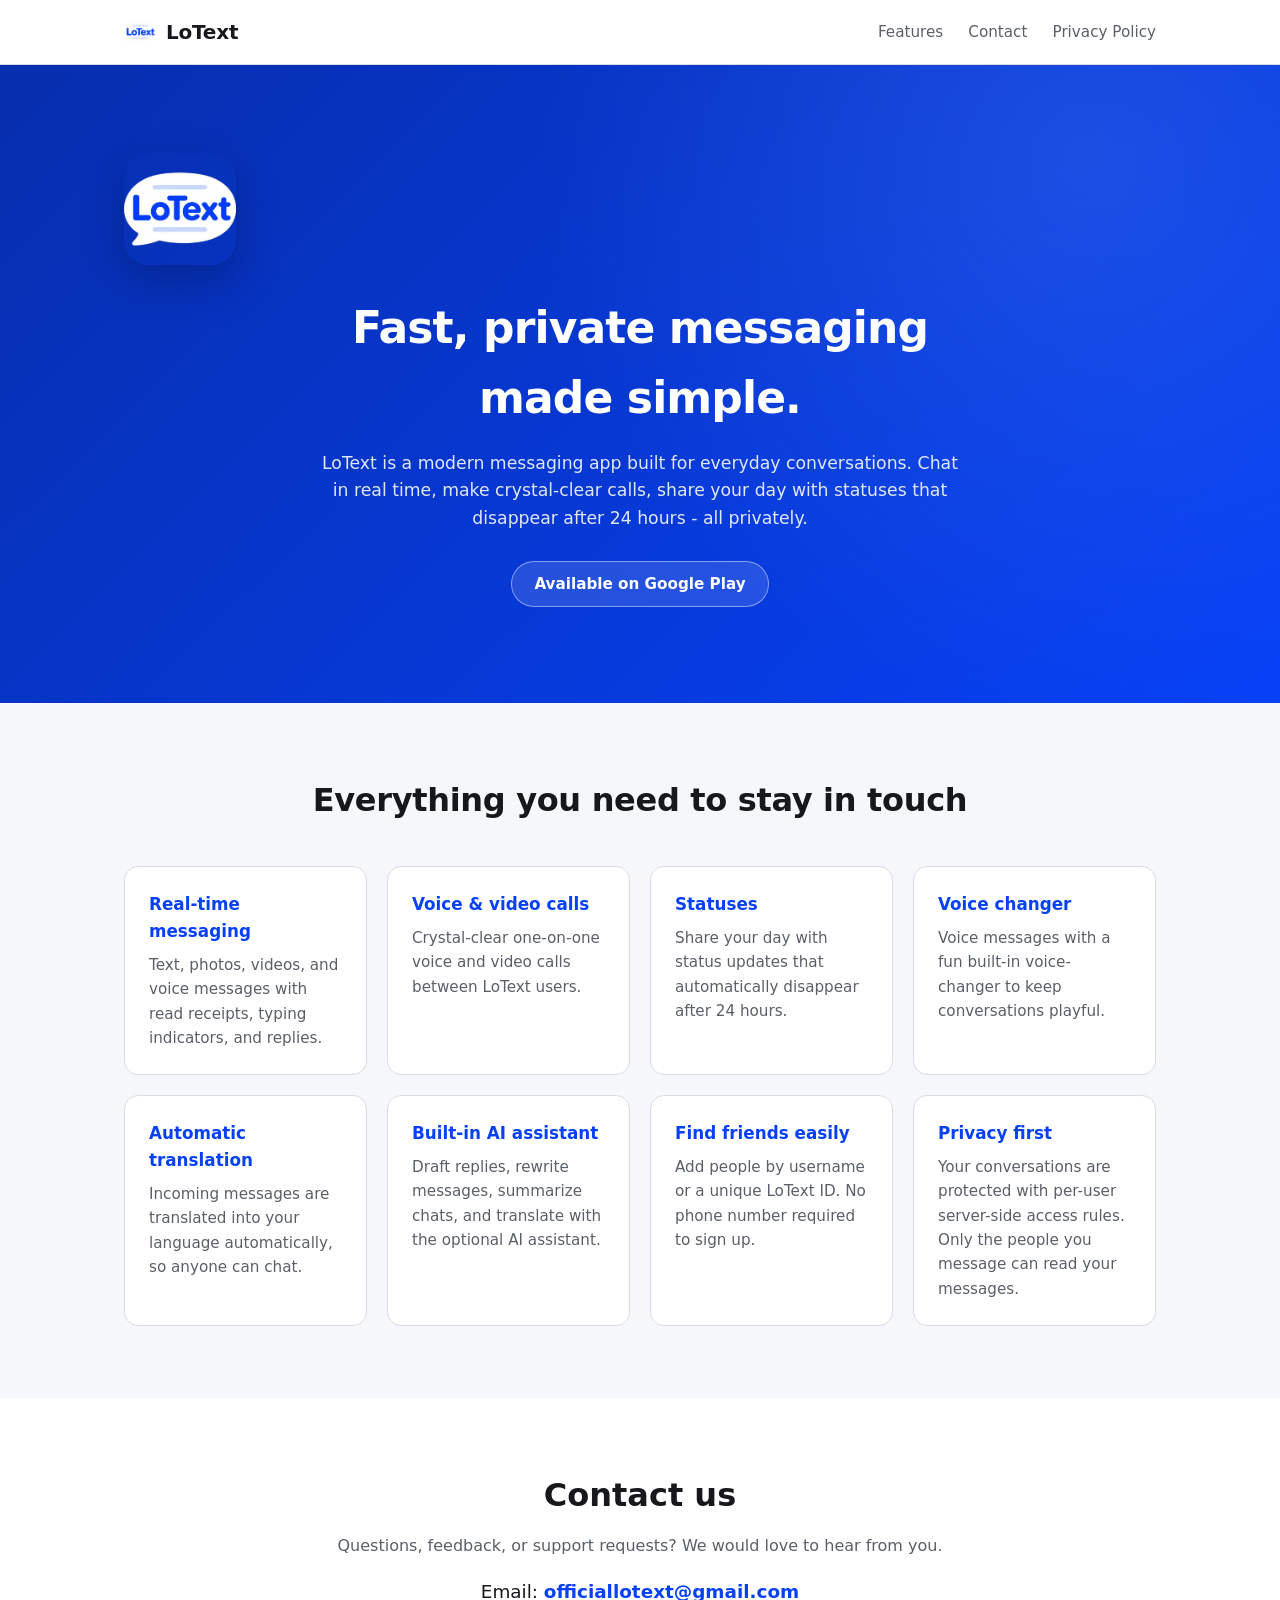
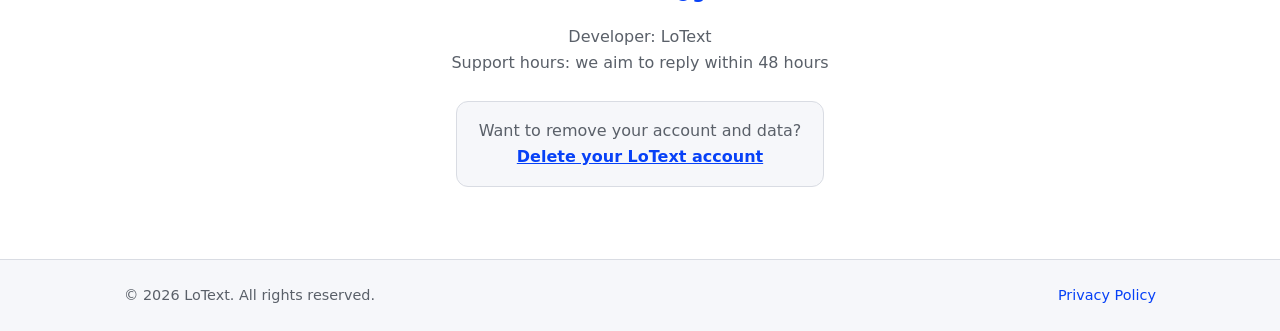
<file: index.html>
<!DOCTYPE html>
<html lang="en">
<head>
  <meta charset="UTF-8">
  <meta name="viewport" content="width=device-width, initial-scale=1.0">
  <title>LoText - Fast, private messaging</title>
  <meta name="description" content="LoText is a modern messaging app: real-time chat, voice and video calls, 24-hour statuses, automatic translation, and a built-in AI assistant.">
  <link rel="icon" type="image/png" href="assets/logo.png">
  <link rel="stylesheet" href="style.css">
</head>
<body>
  <header class="site-header">
    <div class="container header-inner">
      <a class="brand" href="index.html">
        <img src="assets/logo.png" alt="LoText logo" class="brand-logo">
        <span class="brand-name">LoText</span>
      </a>
      <nav class="nav">
        <a href="#features">Features</a>
        <a href="#contact">Contact</a>
        <a href="privacy.html">Privacy Policy</a>
      </nav>
    </div>
  </header>

  <main>
    <section class="hero">
      <div class="container hero-inner">
        <img src="assets/logo.png" alt="LoText app icon" class="hero-logo">
        <h1>Fast, private messaging made simple.</h1>
        <p class="lead">
          LoText is a modern messaging app built for everyday conversations.
          Chat in real time, make crystal-clear calls, share your day with
          statuses that disappear after 24 hours - all privately.
        </p>
        <p class="availability">Available on Google Play</p>
      </div>
    </section>

    <section id="features" class="features">
      <div class="container">
        <h2>Everything you need to stay in touch</h2>
        <div class="feature-grid">
          <div class="feature-card">
            <h3>Real-time messaging</h3>
            <p>Text, photos, videos, and voice messages with read receipts, typing indicators, and replies.</p>
          </div>
          <div class="feature-card">
            <h3>Voice &amp; video calls</h3>
            <p>Crystal-clear one-on-one voice and video calls between LoText users.</p>
          </div>
          <div class="feature-card">
            <h3>Statuses</h3>
            <p>Share your day with status updates that automatically disappear after 24 hours.</p>
          </div>
          <div class="feature-card">
            <h3>Voice changer</h3>
            <p>Voice messages with a fun built-in voice-changer to keep conversations playful.</p>
          </div>
          <div class="feature-card">
            <h3>Automatic translation</h3>
            <p>Incoming messages are translated into your language automatically, so anyone can chat.</p>
          </div>
          <div class="feature-card">
            <h3>Built-in AI assistant</h3>
            <p>Draft replies, rewrite messages, summarize chats, and translate with the optional AI assistant.</p>
          </div>
          <div class="feature-card">
            <h3>Find friends easily</h3>
            <p>Add people by username or a unique LoText ID. No phone number required to sign up.</p>
          </div>
          <div class="feature-card">
            <h3>Privacy first</h3>
            <p>Your conversations are protected with per-user server-side access rules. Only the people you message can read your messages.</p>
          </div>
        </div>
      </div>
    </section>

    <section id="contact" class="contact">
      <div class="container contact-inner">
        <h2>Contact us</h2>
        <p>
          Questions, feedback, or support requests? We would love to hear from you.
        </p>
        <p class="contact-email">
          Email:
          <a href="mailto:officiallotext@gmail.com">officiallotext@gmail.com</a>
        </p>
        <p>
          Developer: LoText<br>
          Support hours: we aim to reply within 48 hours
        </p>
        <p class="delete-link">
          Want to remove your account and data?<br>
          <a href="delete-account.html">Delete your LoText account</a>
        </p>
      </div>
    </section>
  </main>

  <footer class="site-footer">
    <div class="container footer-inner">
      <span>&copy; 2026 LoText. All rights reserved.</span>
      <span><a href="privacy.html">Privacy Policy</a></span>
    </div>
  </footer>
</body>
</html>
</file>
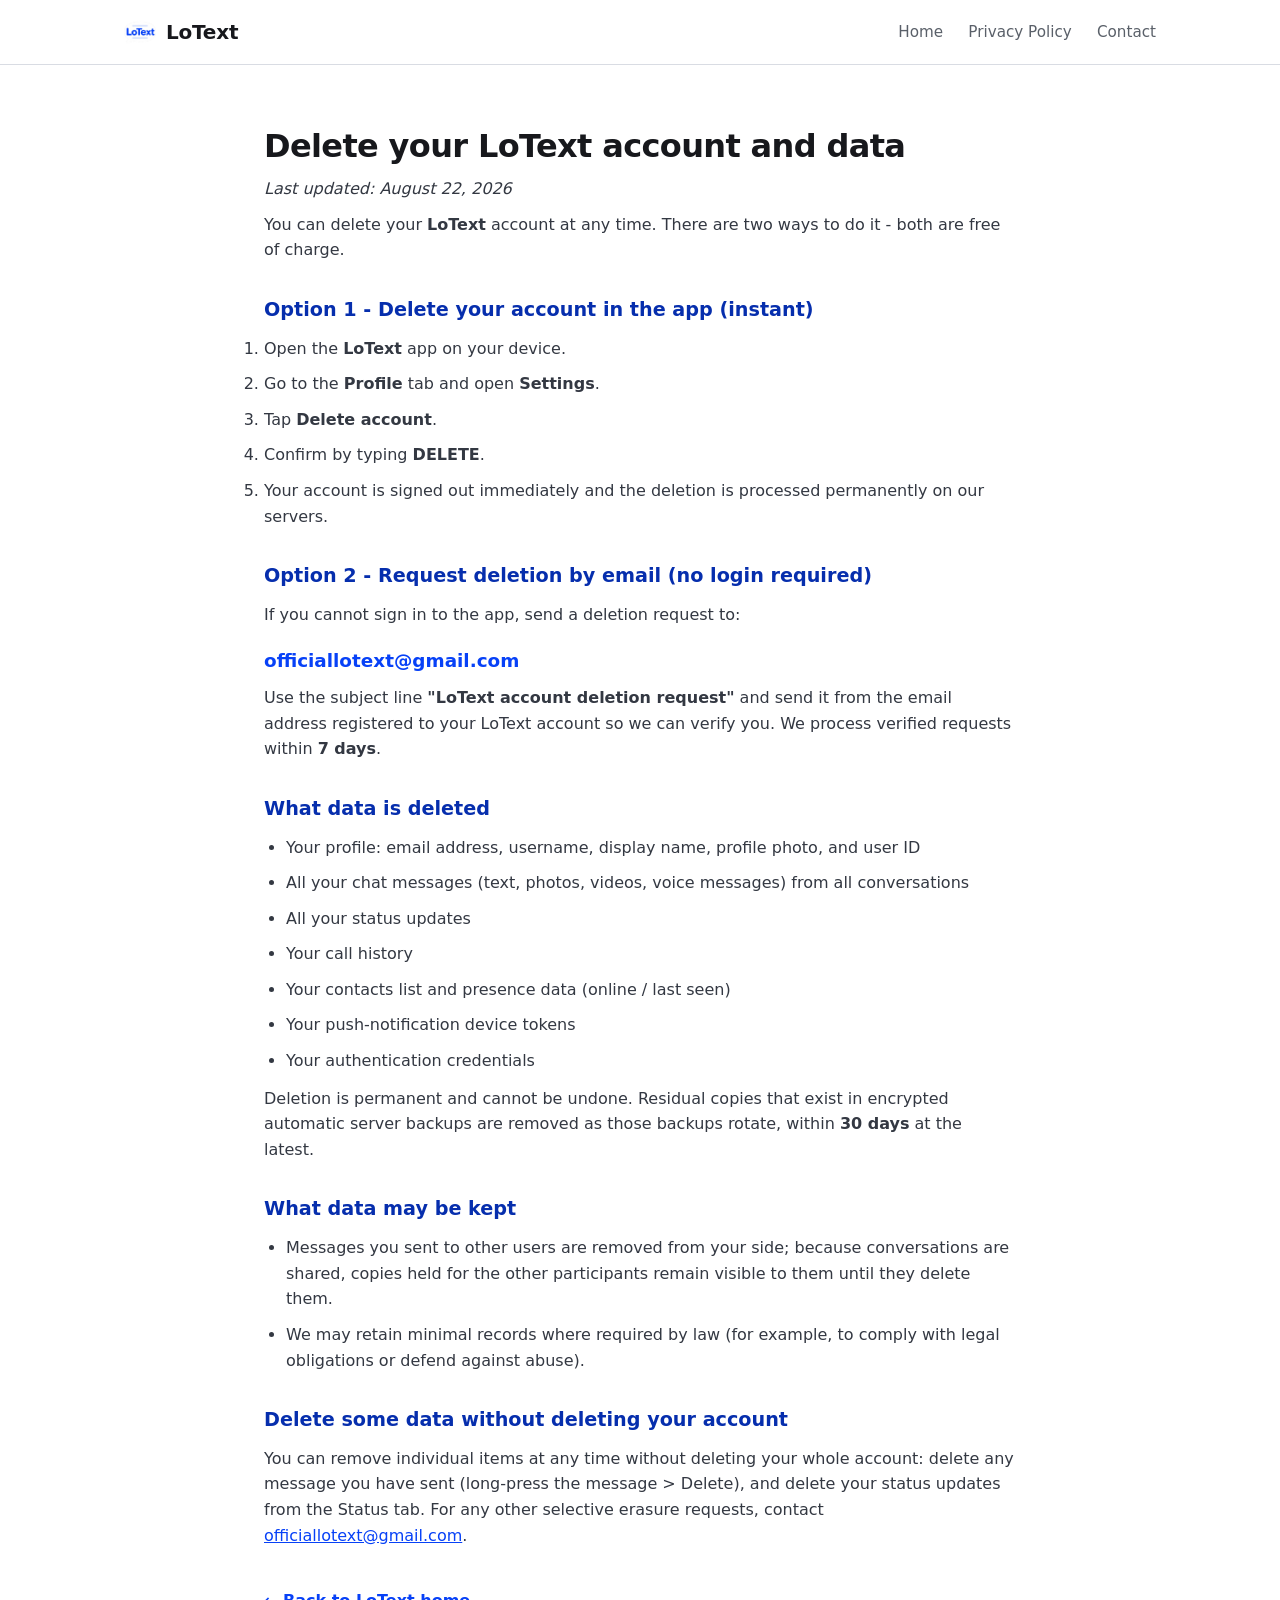
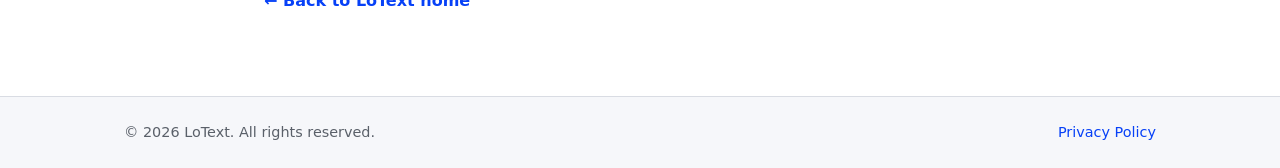
<file: delete-account.html>
<!DOCTYPE html>
<html lang="en">
<head>
  <meta charset="UTF-8">
  <meta name="viewport" content="width=device-width, initial-scale=1.0">
  <title>Delete your LoText account and data</title>
  <meta name="description" content="How to delete your LoText account and associated data: delete instantly in the app, or request deletion by email.">
  <link rel="icon" type="image/png" href="assets/logo.png">
  <link rel="stylesheet" href="style.css">
</head>
<body>
  <header class="site-header">
    <div class="container header-inner">
      <a class="brand" href="index.html">
        <img src="assets/logo.png" alt="LoText logo" class="brand-logo">
        <span class="brand-name">LoText</span>
      </a>
      <nav class="nav">
        <a href="index.html">Home</a>
        <a href="privacy.html">Privacy Policy</a>
        <a href="index.html#contact">Contact</a>
      </nav>
    </div>
  </header>

  <main class="container policy">
    <h1>Delete your LoText account and data</h1>
    <p class="policy-updated">Last updated: August 22, 2026</p>

    <p>
      You can delete your <strong>LoText</strong> account at any time. There are two
      ways to do it - both are free of charge.
    </p>

    <h2>Option 1 - Delete your account in the app (instant)</h2>
    <ol>
      <li>Open the <strong>LoText</strong> app on your device.</li>
      <li>Go to the <strong>Profile</strong> tab and open <strong>Settings</strong>.</li>
      <li>Tap <strong>Delete account</strong>.</li>
      <li>Confirm by typing <strong>DELETE</strong>.</li>
      <li>Your account is signed out immediately and the deletion is processed
        permanently on our servers.</li>
    </ol>

    <h2>Option 2 - Request deletion by email (no login required)</h2>
    <p>If you cannot sign in to the app, send a deletion request to:</p>
    <p class="contact-email">
      <a href="mailto:officiallotext@gmail.com?subject=LoText%20account%20deletion%20request">officiallotext@gmail.com</a>
    </p>
    <p>
      Use the subject line <strong>"LoText account deletion request"</strong> and send
      it from the email address registered to your LoText account so we can verify
      you. We process verified requests within <strong>7 days</strong>.
    </p>

    <h2>What data is deleted</h2>
    <ul>
      <li>Your profile: email address, username, display name, profile photo, and user ID</li>
      <li>All your chat messages (text, photos, videos, voice messages) from all conversations</li>
      <li>All your status updates</li>
      <li>Your call history</li>
      <li>Your contacts list and presence data (online / last seen)</li>
      <li>Your push-notification device tokens</li>
      <li>Your authentication credentials</li>
    </ul>
    <p>
      Deletion is permanent and cannot be undone. Residual copies that exist in
      encrypted automatic server backups are removed as those backups rotate,
      within <strong>30 days</strong> at the latest.
    </p>

    <h2>What data may be kept</h2>
    <ul>
      <li>Messages you sent to other users are removed from your side; because
        conversations are shared, copies held for the other participants remain
        visible to them until they delete them.</li>
      <li>We may retain minimal records where required by law (for example, to
        comply with legal obligations or defend against abuse).</li>
    </ul>

    <h2>Delete some data without deleting your account</h2>
    <p>
      You can remove individual items at any time without deleting your whole
      account: delete any message you have sent (long-press the message &gt;
      Delete), and delete your status updates from the Status tab. For any other
      selective erasure requests, contact
      <a href="mailto:officiallotext@gmail.com">officiallotext@gmail.com</a>.
    </p>

    <p class="back-link"><a href="index.html">&larr; Back to LoText home</a></p>
  </main>

  <footer class="site-footer">
    <div class="container footer-inner">
      <span>&copy; 2026 LoText. All rights reserved.</span>
      <span><a href="privacy.html">Privacy Policy</a></span>
    </div>
  </footer>
</body>
</html>
</file>
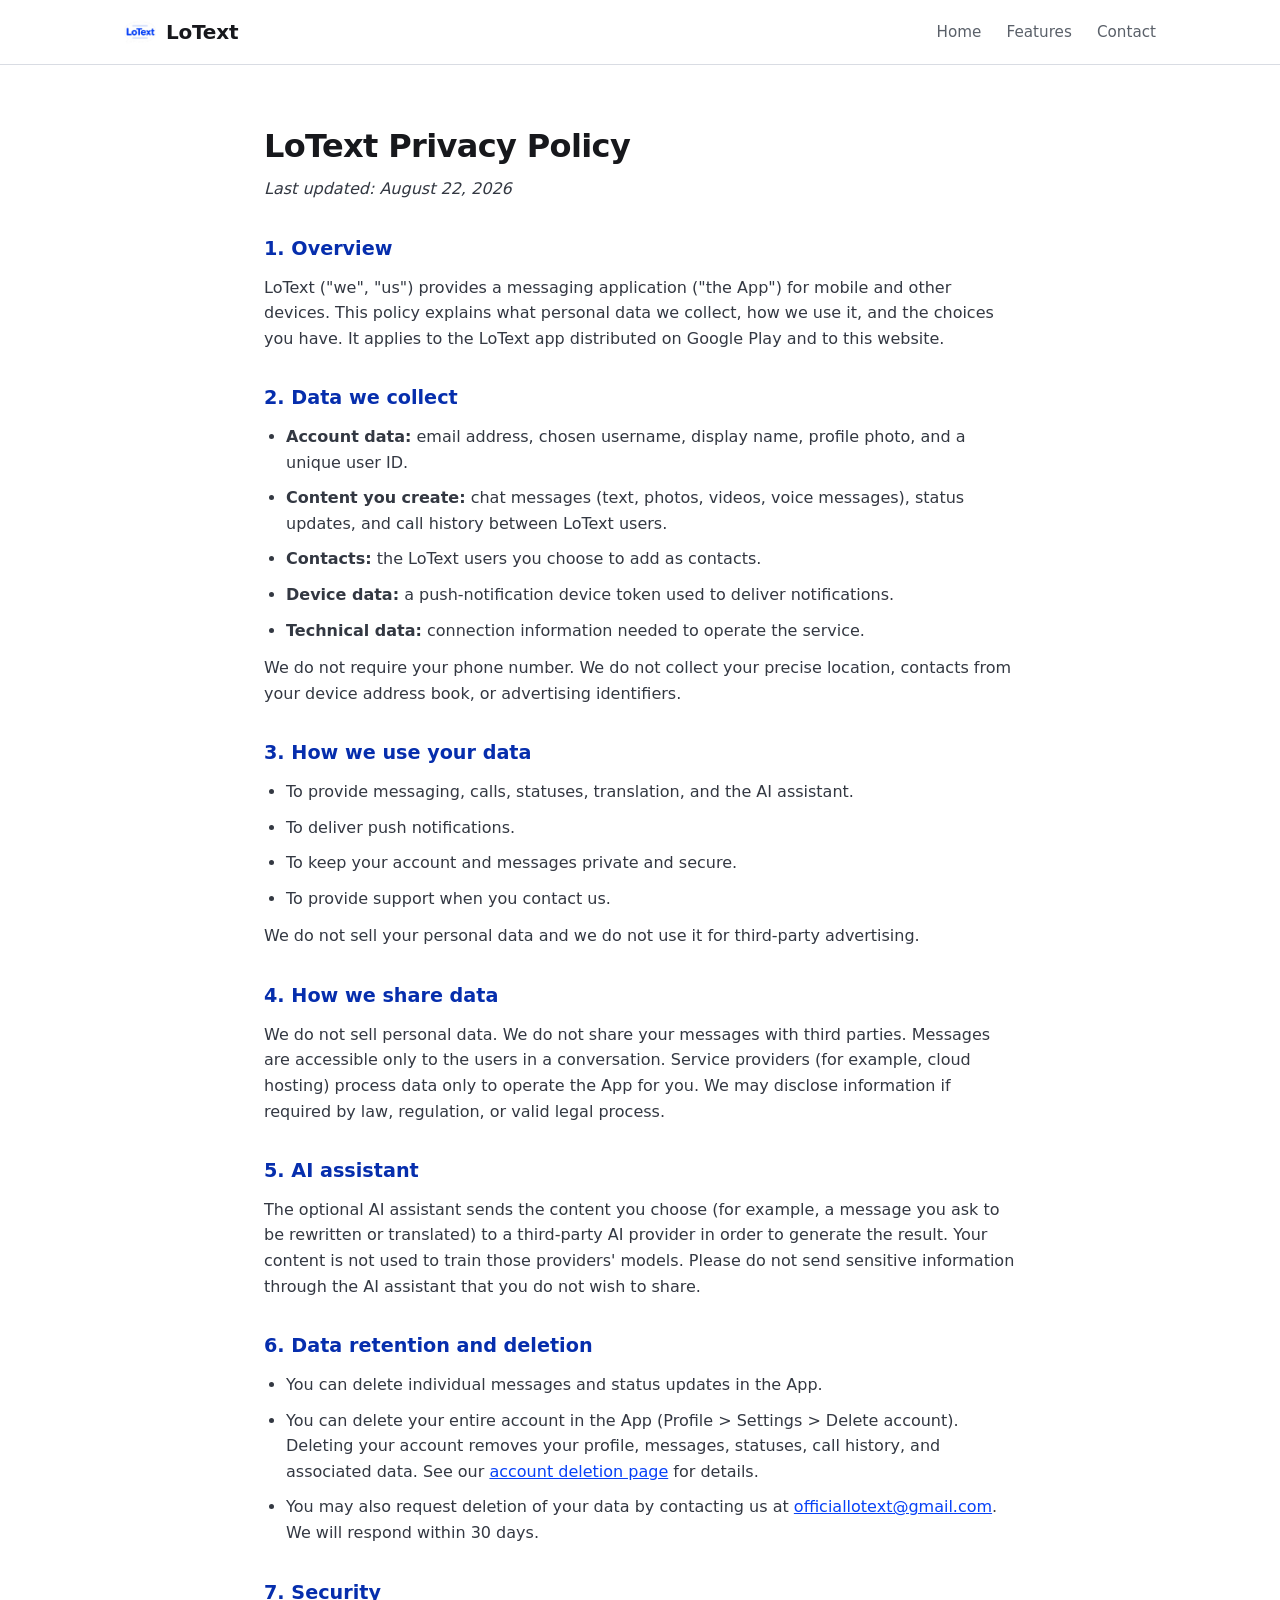
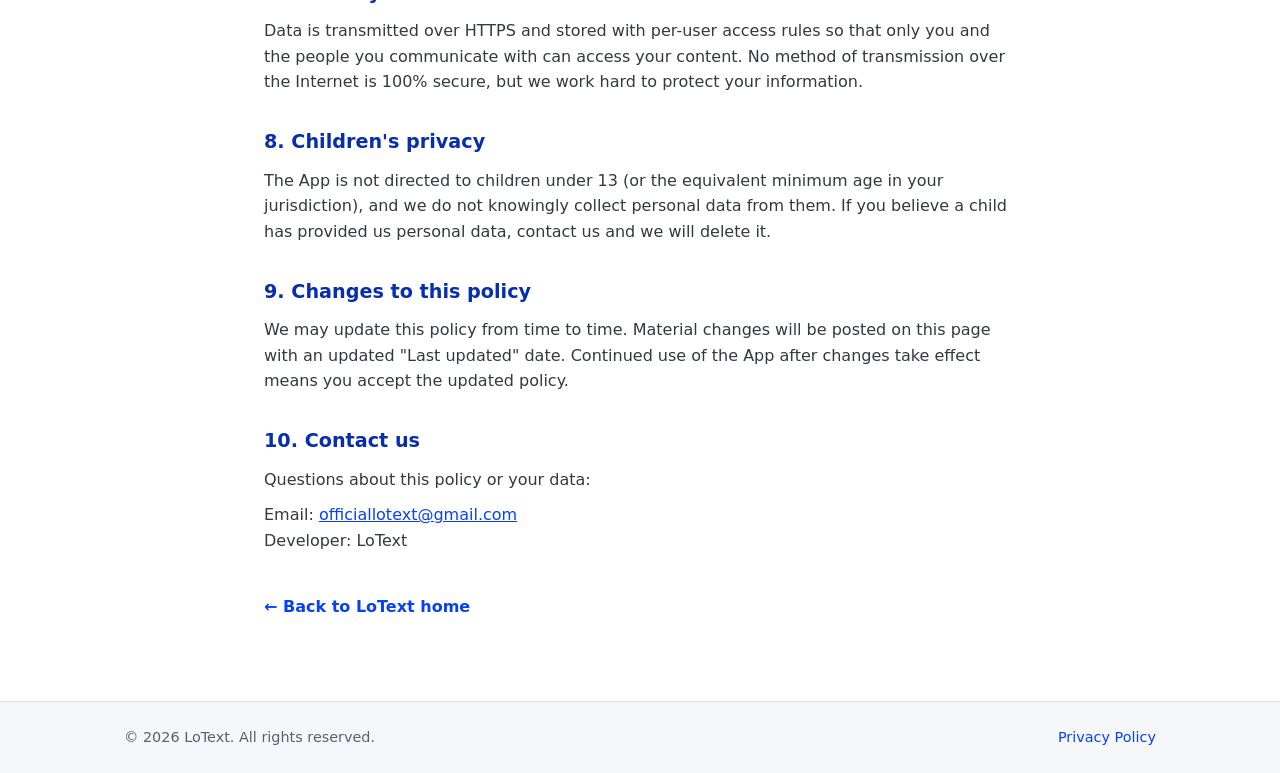
<file: privacy.html>
<!DOCTYPE html>
<html lang="en">
<head>
  <meta charset="UTF-8">
  <meta name="viewport" content="width=device-width, initial-scale=1.0">
  <title>Privacy Policy - LoText</title>
  <meta name="description" content="LoText Privacy Policy: what data the LoText messaging app collects, how it is used, and how you can control or delete it.">
  <link rel="icon" type="image/png" href="assets/logo.png">
  <link rel="stylesheet" href="style.css">
</head>
<body>
  <header class="site-header">
    <div class="container header-inner">
      <a class="brand" href="index.html">
        <img src="assets/logo.png" alt="LoText logo" class="brand-logo">
        <span class="brand-name">LoText</span>
      </a>
      <nav class="nav">
        <a href="index.html">Home</a>
        <a href="index.html#features">Features</a>
        <a href="index.html#contact">Contact</a>
      </nav>
    </div>
  </header>

  <main class="container policy">
    <h1>LoText Privacy Policy</h1>
    <p class="policy-updated">Last updated: August 22, 2026</p>

    <h2>1. Overview</h2>
    <p>
      LoText ("we", "us") provides a messaging application ("the App") for
      mobile and other devices. This policy explains what personal data we
      collect, how we use it, and the choices you have. It applies to the
      LoText app distributed on Google Play and to this website.
    </p>

    <h2>2. Data we collect</h2>
    <ul>
      <li><strong>Account data:</strong> email address, chosen username, display name, profile photo, and a unique user ID.</li>
      <li><strong>Content you create:</strong> chat messages (text, photos, videos, voice messages), status updates, and call history between LoText users.</li>
      <li><strong>Contacts:</strong> the LoText users you choose to add as contacts.</li>
      <li><strong>Device data:</strong> a push-notification device token used to deliver notifications.</li>
      <li><strong>Technical data:</strong> connection information needed to operate the service.</li>
    </ul>
    <p>We do not require your phone number. We do not collect your precise location, contacts from your device address book, or advertising identifiers.</p>

    <h2>3. How we use your data</h2>
    <ul>
      <li>To provide messaging, calls, statuses, translation, and the AI assistant.</li>
      <li>To deliver push notifications.</li>
      <li>To keep your account and messages private and secure.</li>
      <li>To provide support when you contact us.</li>
    </ul>
    <p>We do not sell your personal data and we do not use it for third-party advertising.</p>

    <h2>4. How we share data</h2>
    <p>
      We do not sell personal data. We do not share your messages with third
      parties. Messages are accessible only to the users in a conversation.
      Service providers (for example, cloud hosting) process data only to
      operate the App for you. We may disclose information if required by law,
      regulation, or valid legal process.
    </p>

    <h2>5. AI assistant</h2>
    <p>
      The optional AI assistant sends the content you choose (for example, a
      message you ask to be rewritten or translated) to a third-party AI
      provider in order to generate the result. Your content is not used to
      train those providers' models. Please do not send sensitive information
      through the AI assistant that you do not wish to share.
    </p>

    <h2>6. Data retention and deletion</h2>
    <ul>
      <li>You can delete individual messages and status updates in the App.</li>
      <li>You can delete your entire account in the App (Profile &gt; Settings &gt; Delete account). Deleting your account removes your profile, messages, statuses, call history, and associated data. See our
        <a href="delete-account.html">account deletion page</a> for details.</li>
      <li>You may also request deletion of your data by contacting us at
        <a href="mailto:officiallotext@gmail.com">officiallotext@gmail.com</a>.
        We will respond within 30 days.</li>
    </ul>

    <h2>7. Security</h2>
    <p>
      Data is transmitted over HTTPS and stored with per-user access rules so
      that only you and the people you communicate with can access your
      content. No method of transmission over the Internet is 100% secure, but
      we work hard to protect your information.
    </p>

    <h2>8. Children's privacy</h2>
    <p>
      The App is not directed to children under 13 (or the equivalent minimum
      age in your jurisdiction), and we do not knowingly collect personal data
      from them. If you believe a child has provided us personal data, contact
      us and we will delete it.
    </p>

    <h2>9. Changes to this policy</h2>
    <p>
      We may update this policy from time to time. Material changes will be
      posted on this page with an updated "Last updated" date. Continued use of
      the App after changes take effect means you accept the updated policy.
    </p>

    <h2>10. Contact us</h2>
    <p>
      Questions about this policy or your data:
    </p>
    <p>
      Email:
      <a href="mailto:officiallotext@gmail.com">officiallotext@gmail.com</a><br>
      Developer: LoText
    </p>

    <p class="back-link"><a href="index.html">&larr; Back to LoText home</a></p>
  </main>

  <footer class="site-footer">
    <div class="container footer-inner">
      <span>&copy; 2026 LoText. All rights reserved.</span>
      <span><a href="privacy.html">Privacy Policy</a></span>
    </div>
  </footer>
</body>
</html>
</file>
<file: style.css>
:root {
  --brand: #0741f7;
  --brand-deep: #062ead;
  --brand-soft: #5b8dff;
  --dark: #0c0e12;
  --surface: #15181e;
  --text: #17181c;
  --text-muted: #5a6069;
  --light-bg: #f6f7fa;
  --border: #d9dce3;
}

* {
  margin: 0;
  padding: 0;
  box-sizing: border-box;
}

body {
  font-family: "Segoe UI", system-ui, -apple-system, Roboto, Arial, sans-serif;
  color: var(--text);
  background: #ffffff;
  line-height: 1.6;
}

.container {
  max-width: 1080px;
  margin: 0 auto;
  padding: 0 24px;
}

/* Header */
.site-header {
  position: sticky;
  top: 0;
  z-index: 10;
  background: rgba(255, 255, 255, 0.92);
  backdrop-filter: blur(8px);
  border-bottom: 1px solid var(--border);
}

.header-inner {
  display: flex;
  align-items: center;
  justify-content: space-between;
  height: 64px;
}

.brand {
  display: flex;
  align-items: center;
  gap: 10px;
  text-decoration: none;
  color: var(--text);
}

.brand-logo,
.hero-logo {
  border-radius: 22%;
  display: block;
}

.brand-logo {
  width: 32px;
  height: 32px;
}

.brand-name {
  font-size: 1.25rem;
  font-weight: 700;
  letter-spacing: -0.01em;
}

.nav a {
  margin-left: 20px;
  text-decoration: none;
  color: var(--text-muted);
  font-weight: 500;
  font-size: 0.95rem;
}

.nav a:hover {
  color: var(--brand);
}

/* Hero */
.hero {
  background:
    radial-gradient(circle at 85% 15%, rgba(91, 141, 255, 0.25), transparent 45%),
    linear-gradient(135deg, var(--brand-deep), var(--brand));
  color: #ffffff;
  text-align: center;
  padding: 88px 0 96px;
}

.hero-logo {
  width: 112px;
  height: 112px;
  margin-bottom: 28px;
  box-shadow: 0 16px 40px rgba(4, 18, 74, 0.35);
}

.hero h1 {
  font-size: clamp(1.8rem, 4vw, 2.75rem);
  letter-spacing: -0.02em;
  max-width: 720px;
  margin: 0 auto 16px;
}

.lead {
  max-width: 640px;
  margin: 0 auto;
  color: rgba(255, 255, 255, 0.88);
  font-size: 1.08rem;
}

.availability {
  display: inline-block;
  margin-top: 28px;
  padding: 10px 22px;
  border-radius: 999px;
  border: 1px solid rgba(255, 255, 255, 0.45);
  background: rgba(255, 255, 255, 0.12);
  font-weight: 600;
  font-size: 0.95rem;
}

/* Features */
.features {
  padding: 72px 0;
  background: var(--light-bg);
}

.features h2 {
  text-align: center;
  font-size: clamp(1.5rem, 3vw, 2rem);
  margin-bottom: 40px;
  letter-spacing: -0.01em;
}

.feature-grid {
  display: grid;
  grid-template-columns: repeat(auto-fit, minmax(240px, 1fr));
  gap: 20px;
}

.feature-card {
  background: #ffffff;
  border: 1px solid var(--border);
  border-radius: 14px;
  padding: 24px;
  transition: transform 0.15s ease, box-shadow 0.15s ease;
}

.feature-card:hover {
  transform: translateY(-3px);
  box-shadow: 0 12px 28px rgba(7, 65, 247, 0.12);
}

.feature-card h3 {
  color: var(--brand);
  font-size: 1.05rem;
  margin-bottom: 8px;
}

.feature-card p {
  color: var(--text-muted);
  font-size: 0.95rem;
}

/* Contact */
.contact {
  padding: 72px 0;
  text-align: center;
}

.contact h2 {
  font-size: clamp(1.5rem, 3vw, 2rem);
  margin-bottom: 12px;
}

.contact p {
  color: var(--text-muted);
}

.contact-email {
  margin: 18px 0;
  font-size: 1.15rem;
  color: var(--text) !important;
}

.contact-email a {
  color: var(--brand);
  font-weight: 600;
  text-decoration: none;
}

.contact-email a:hover {
  text-decoration: underline;
}

.delete-link {
  margin-top: 26px;
  padding: 16px 22px;
  display: inline-block;
  border-radius: 12px;
  background: var(--light-bg);
  border: 1px solid var(--border);
  color: var(--text-muted) !important;
}

.delete-link a {
  color: var(--brand);
  font-weight: 600;
}

/* Privacy policy page */
.policy {
  padding: 56px 24px 72px;
  max-width: 800px;
}

.policy h1 {
  font-size: 2rem;
  letter-spacing: -0.02em;
  margin-bottom: 4px;
}

.policy-updated {
  color: var(--text-muted);
  font-style: italic;
  margin-bottom: 32px;
}

.policy h2 {
  font-size: 1.2rem;
  margin: 32px 0 10px;
  color: var(--brand-deep);
}

.policy p,
.policy li {
  color: #333842;
  margin-bottom: 10px;
}

.policy ul {
  padding-left: 22px;
  margin-bottom: 12px;
}

.policy a {
  color: var(--brand);
}

.back-link {
  margin-top: 40px;
}

.back-link a {
  text-decoration: none;
  font-weight: 600;
}

/* Footer */
.site-footer {
  border-top: 1px solid var(--border);
  padding: 24px 0;
  background: var(--light-bg);
}

.footer-inner {
  display: flex;
  align-items: center;
  justify-content: space-between;
  flex-wrap: wrap;
  gap: 8px;
  color: var(--text-muted);
  font-size: 0.9rem;
}

.footer-inner a {
  color: var(--brand);
  text-decoration: none;
  font-weight: 500;
}

.footer-inner a:hover {
  text-decoration: underline;
}
</file>
